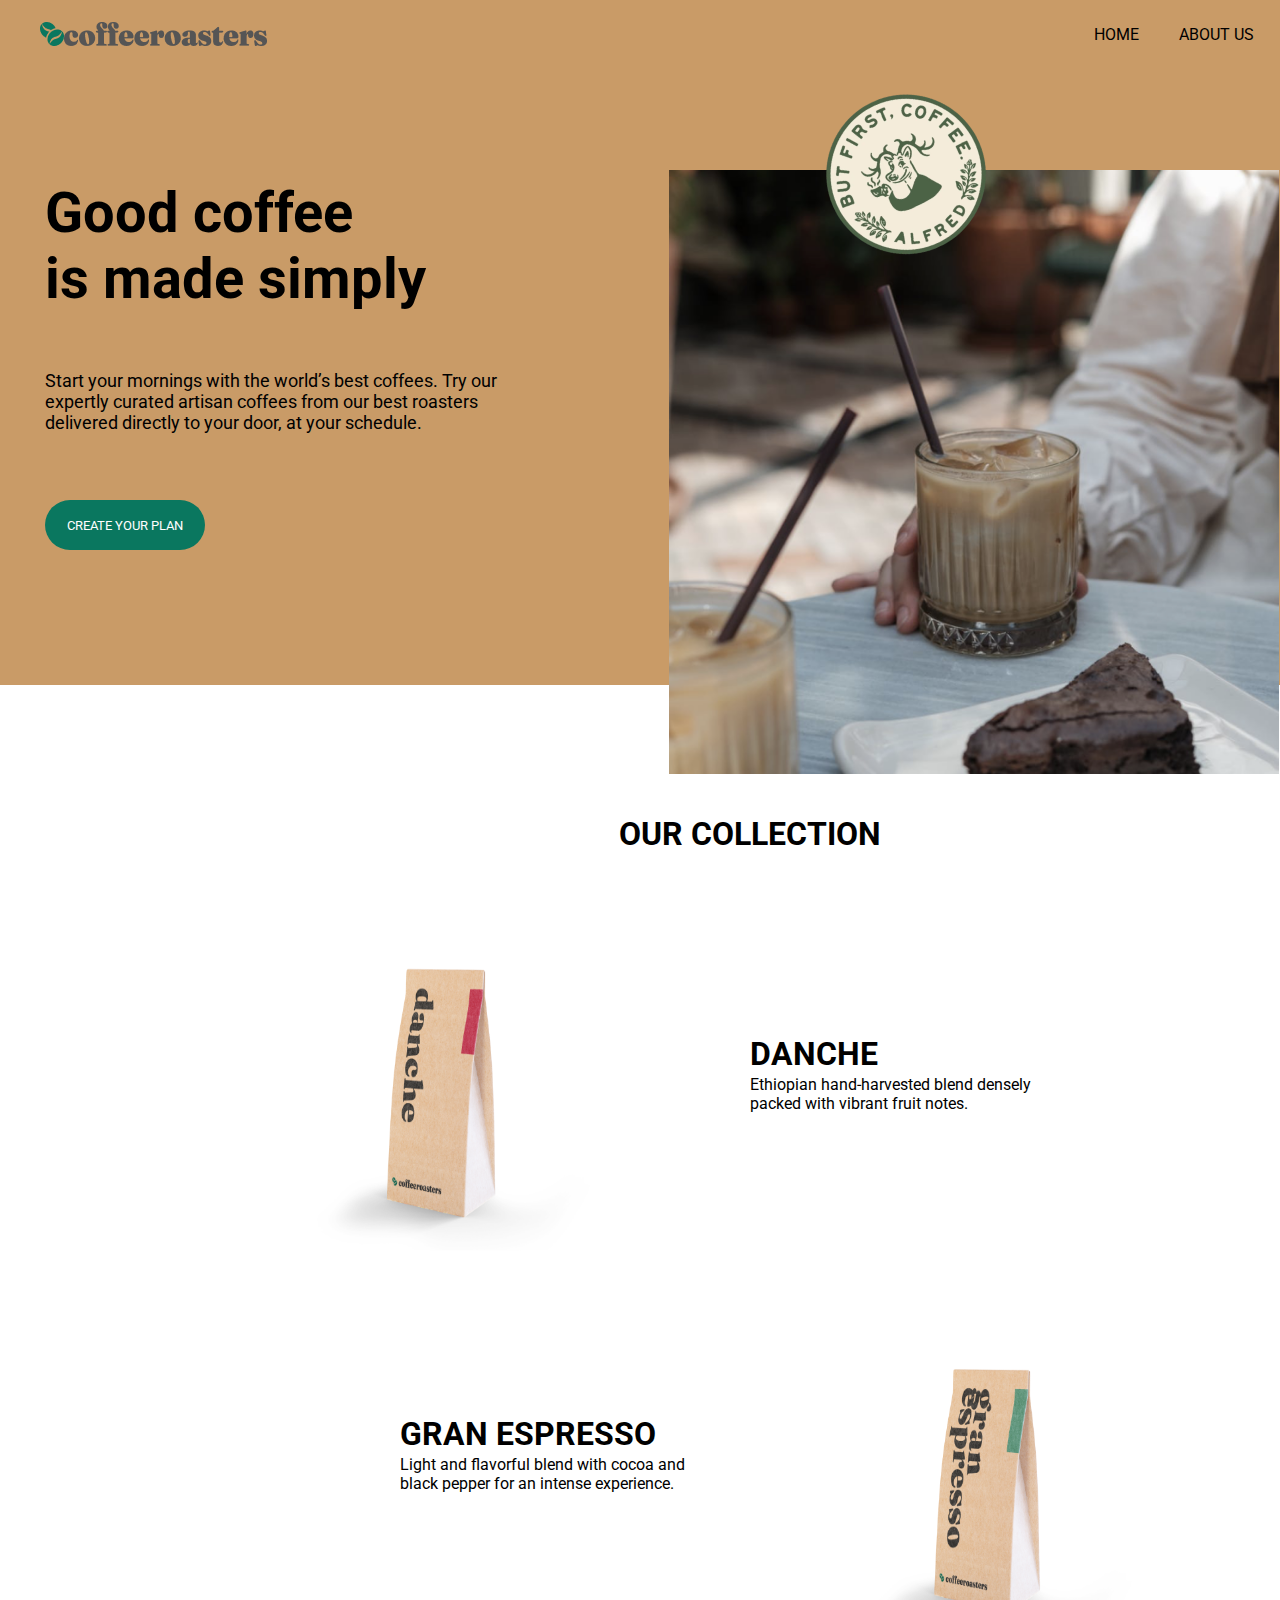
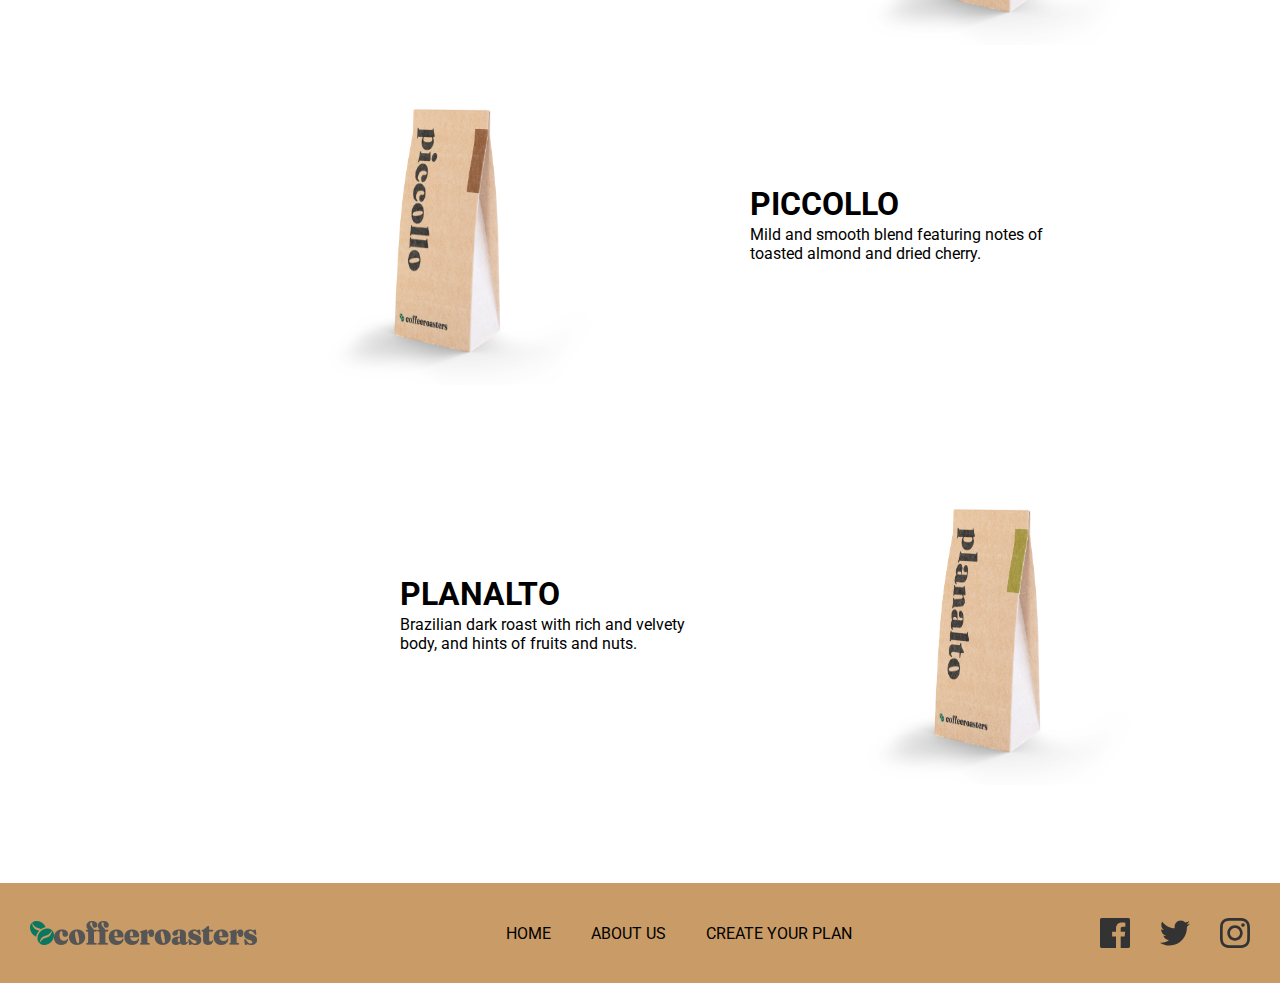
<file: index.html>
<!DOCTYPE html>
<html lang="en">
<head>
    <meta charset="UTF-8">
    <meta name="viewport" content="width=device-width, initial-scale=1.0">
    <title>Document</title>
    <link rel="stylesheet" href="style.css">
</head>
<body>
    <header class="header">
        <nav class="nav">
            <img src="logo.png" alt="" class="logo">
            <ul>
                <a href="about.html"><li>HOME</li></a>
                <a href="about.html"><li>ABOUT US</li></a>
                <a href="about.html"><li class="plan">Create your plan</li></a>
            </ul>
        </nav>
    </header>
    <main>
        <section class="sect1">
            <h1 class="txt1">Good coffee <br>is made simply</h1>
            <p class="txt2">Start your mornings with the world’s best coffees. Try our expertly curated artisan coffees from our best roasters delivered directly to your door, at your schedule.</p>
            <button class="btn1">CREATE YOUR PLAN</button>
            <img src="transition.png" alt="" class="transition11">
            <img src="back-transition.png" alt="" class="back-transition1">

        </section>
        <section class="sect2">
            <h1 class="txt3">Our collection</h1>
            <img src="dance.png" alt="" class="danche">
            <h1 class="danche-name">Danche</h1>
            <p class="danche-txt">Ethiopian hand-harvested blend densely packed with vibrant fruit notes.</p>
            <img src="gran.png" alt="" class="gran">
            <h1 class="gran-name">gran espresso</h1>
            <p class="grantxt">Light and flavorful blend with cocoa and black pepper for an intense experience.</p>
            <img src="picollo.png" alt="" class="picollo">
            <h1 class="picollo-name">Piccollo</h1>
            <p class="picollo-txt">Mild and smooth blend featuring notes of toasted almond and dried cherry.</p>
            <img src="planalto.png" alt="" class="planalto">
            <h1 class="planalto-name">
                planalto
            </h1>
            <p class="planalto-txt">
                Brazilian dark roast with rich and velvety body, and hints of fruits and nuts.
            </p>
        </section>
        <footer class="footer"><img src="logo.png" alt="" class="logofooter">
            <ul>
                <a href="about.html"><li>HOME</li></a>
                <a href="about.html"><li>ABOUT US</li></a>
                <a href="about.html"><li class="plan">Create your plan</li></a>
            </ul>
            <div class="social">
                <img src="facebook.svg" alt="" class="fb">
                <img src="twiteer.svg" alt="" class="twiter">
                <img src="insta.svg" alt="" class="insta">
            </div>
        </footer>

    </main>
</body>
</html>
</file>
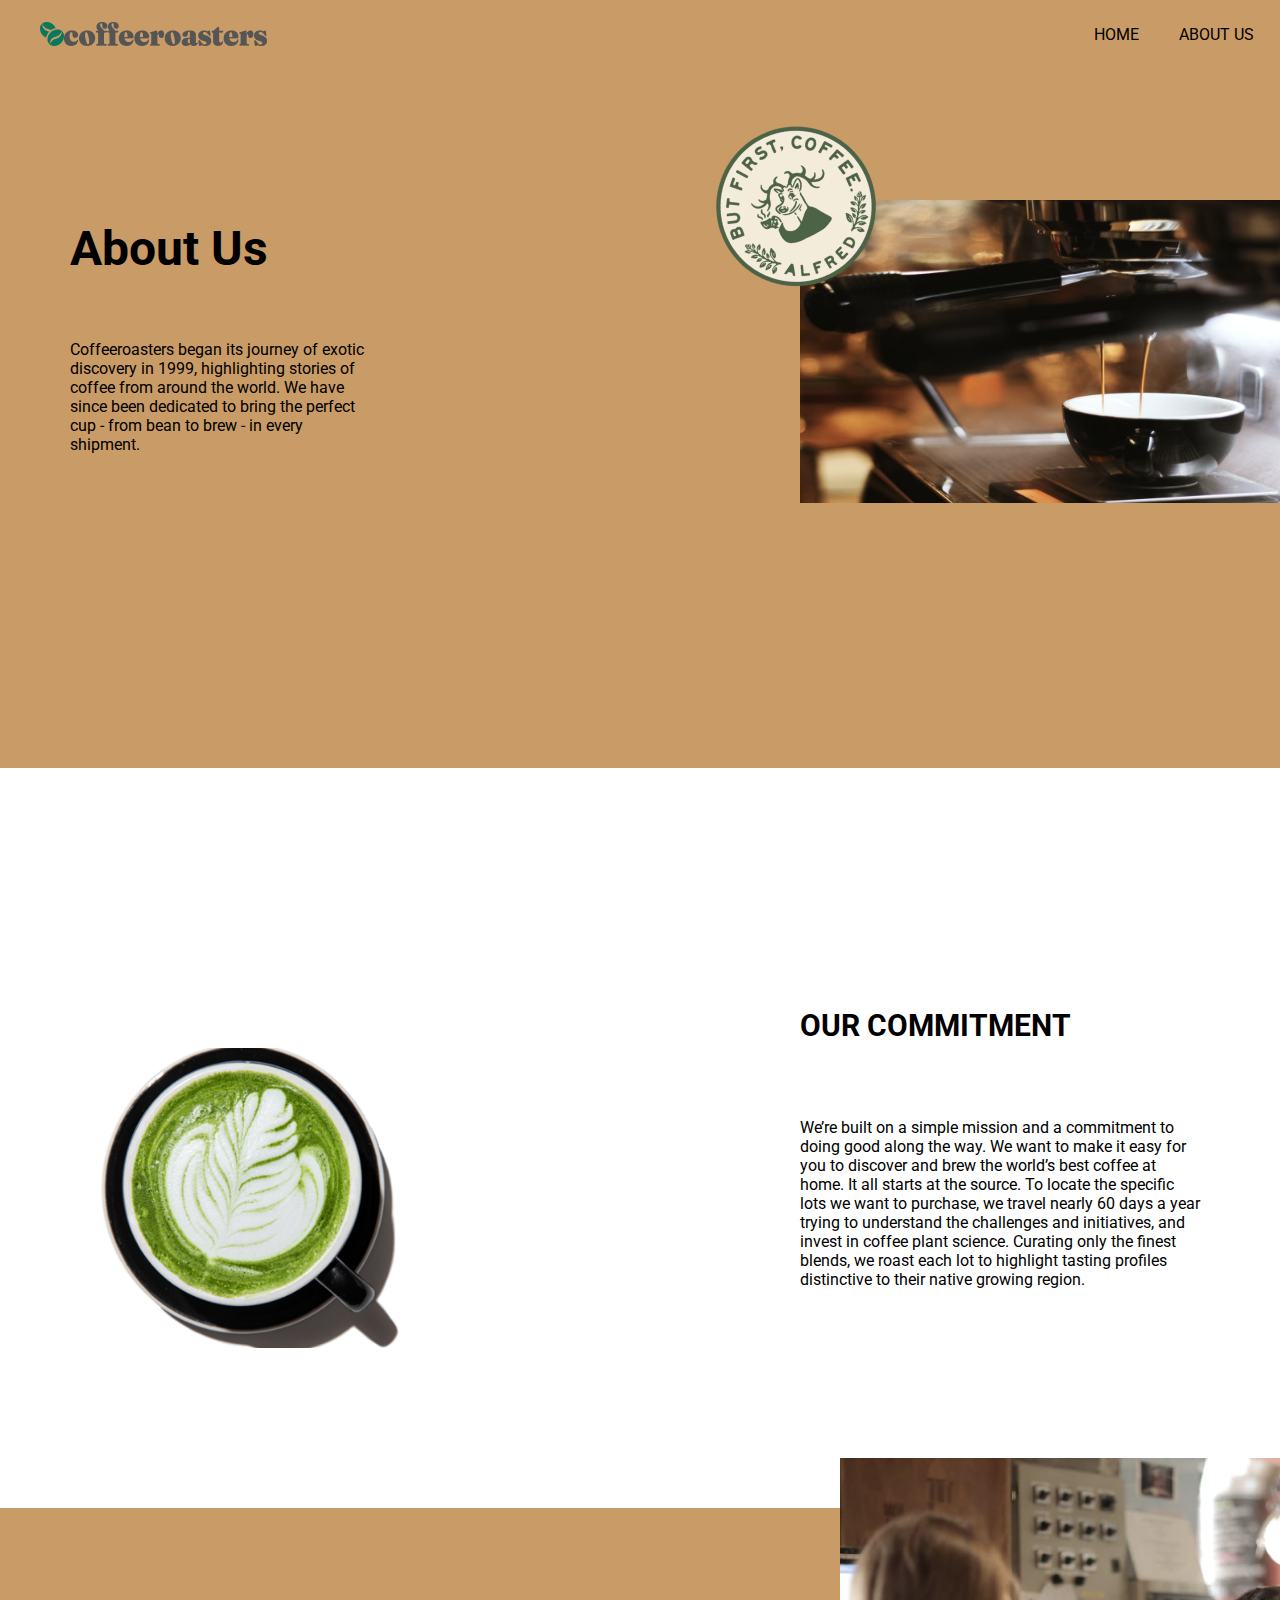
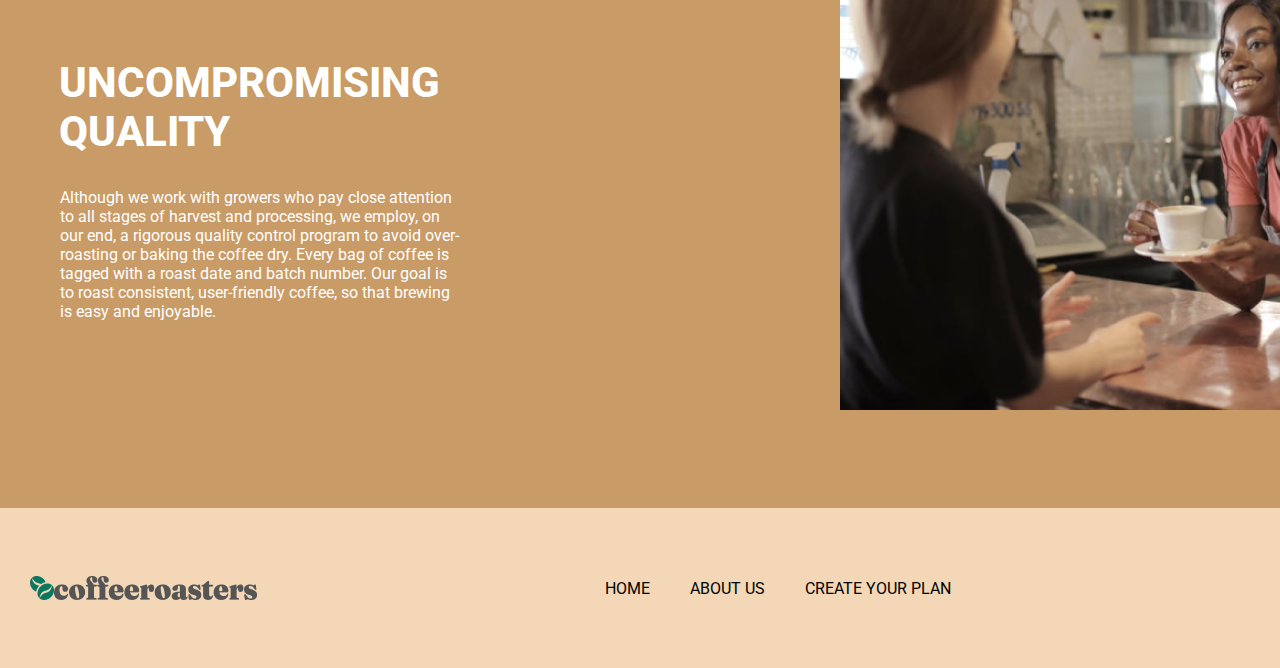
<file: about.html>
<!DOCTYPE html>
<html lang="en">
<head>
    <meta charset="UTF-8">
    <meta name="viewport" content="width=device-width, initial-scale=1.0">
    <title>Document</title>
    <link rel="stylesheet" href="about.css">
</head>
<body>
    <header class="header">
            <nav class="nav">
                <img src="logo.png" alt="" class="logo">
                <ul>
                    <a href="index.html"><li>HOME</li></a>
                    <a href="index.html"><li>ABOUT US</li></a>
                    <a href="index.html"><li class="plan">Create your plan</li></a>
                </ul>
            </nav>
    </header>
    <main>
    <section class="sect1">
        <h1 class="aboutus">About Us</h1>
        <p class="abouttxt">Coffeeroasters began its journey of exotic discovery in 1999, highlighting stories of coffee from around the world. We have since been dedicated to bring the perfect cup - from bean to brew - in every shipment.</p>
        <img src="back-transition2.png" alt="" class="coffee">
        <img src="transition.png" alt="" class="transition2">
    </section>
    <section class="sect2">
        <img src="greencofee.png" alt="" class="greencofe">
        <h1 class="commitment">Our Commitment</h1>
        <p class="commitmenttxt">We’re built on a simple mission and a commitment to doing good along the way. We want to make it easy for you to discover and brew the world’s best coffee at home. It all starts at the source. To locate the specific lots we want to purchase, we travel nearly 60 days a year trying to understand the challenges and  initiatives, and invest in coffee plant science. Curating only the finest blends, we roast each lot to highlight tasting profiles distinctive to their native growing region.</p>
    </section>
    <section class="sect3">
        <h1 class="quality">
            Uncompromising <br> quality
        </h1>
        <p class="qualitytxt">Although we work with growers who pay close attention to all stages of harvest and processing, we employ, on our end, a rigorous quality control program to avoid over-roasting or baking the coffee dry. Every bag of coffee is tagged with a roast date and batch number. Our goal is to roast consistent, user-friendly coffee, so that brewing is easy and enjoyable.</p>
        <img src="blackgirl.png" alt="" class="blackgirl">
    </section>
    <footer class="footer1"><img src="logo.png" alt="" class="logofooter">
        <ul>
            <a href="index.html"><li>HOME</li></a>
            <a href="index.html"><li>ABOUT US</li></a>
            <a href="index.html"><li class="plan">Create your plan</li></a>
        </ul>
        <div class="social">
            <img src="facebook.svg" alt="" class="fb">
            <img src="twiteer.svg" alt="" class="twiter">
            <img src="insta.svg" alt="" class="insta">
        </div>
    </footer>
</main>
</body>
</html>
</file>
<file: style.css>
@import url('https://fonts.googleapis.com/css2?family=Roboto:ital,wght@0,100;0,300;0,400;0,500;0,700;0,900;1,100;1,300;1,400;1,500;1,700;1,900&display=swap');
*{
    margin: 0;
    padding: 0;
    box-sizing: border-box;
    text-decoration: none;
    list-style: none;
    font-family: "Roboto", sans-serif;
    color: black;
}
body{
    background-color: #C99B67;
}
.header{
    width: 1440px;
}
.logo{
    position: relative;
    left: 40px;
}
.nav{
    display: flex;
    align-items: center;
    justify-content: space-between;
    padding: 22px 0;
}
.nav ul{
    display: flex;
    align-items: center;
    gap: 40px;
    
}
.nav ul li:hover{
    transition: 0.6s all;
    color: green;
    text-shadow: 5px 6px 20px green;
    font-size: 18px;
}
.plan{
    font-size: 16px;
    text-transform: uppercase;
}
.txt1{
    font-size: 56px;
    position: absolute;
    top: 180px;
    left: 45px;
}
.btn1{
    border: 0px solid;
    border-radius: 30px;
    background-color: #0A775F;
    width: 160px;
    height: 50px;
    position: absolute;
    color: white;
    top: 500px;
    left: 45px;
}
.btn1:hover{
    transition: all 0.6s;
    box-shadow: 0 0 30px #0A775F;
}
.txt2{
    position: absolute;
    top: 370px;
    width: 500px;
    font-size: 18px;
    left: 45px;
}
.back-transition1{
    position: absolute;
    right: 1px;
    width: 610px;
    height: 604px;
    top: 170px;
    z-index: 2;
}
.transition11{
    position: relative;
    left: 800px;
    z-index: 4;
    animation-name: transform;
    animation-duration: 10s;
    animation-iteration-count: infinite;
    animation-delay: 0s;
}
@keyframes transform {
    0%{
        transform: rotate(0deg);
    }
    100%{
        transform: rotate(360deg);
    }
}
.txt3{
    text-transform: uppercase;
    text-align: center;
    font-size: 32px;
    font-weight: 700;
    position: relative;
    top: 130px;
}
.sect2{
    background-color: white;
    width: 1499px;
    height: 1798px;
    margin-top: 400px;
    position: relative;
}
.danche{
    position: absolute;
    top: 270px;
    width: 300px;
    height: 300px;
    left: 300px;
}
.danche:hover{
    width: 350px;
    height: 350px;
    transition: all 0.4s;
}
.danche-name{
    text-transform: uppercase;
    position: absolute;
    left: 750px;
    top: 350px;
}
.danche-txt{
    position: absolute;
    left: 750px;
    width: 300px;
    top: 390px;
}
.gran{
    position: absolute;
    top: 660px;
    width: 300px;
    height: 300px;
    left: 840px;
}
.gran:hover{
    width: 350px;
    height: 350px;
    transition: all 0.4s;
}
.gran-name{
    text-transform: uppercase;
    position: absolute;
    left: 400px;
    top: 730px;
}
.grantxt{
    position: absolute;
    left: 400px;
    width: 300px;
    top: 770px;
}
.picollo{
    position: absolute;
    width: 300px;
    height: 300px;
    top: 1000px;
    left: 300px;
}
.picollo:hover{
    width: 350px;
    height: 350px;
    transition: all 0.4s;
}
.picollo-name{
    text-transform: uppercase;
    position: absolute;
    left: 750px;
    top: 1100px;
}
.picollo-txt{
    position: absolute;
    left: 750px;
    width: 300px;
    top:1140px;
}
.planalto{
    position: absolute;
    width: 300px;
    height: 300px;
    left: 840px;
    top: 1400px;
}
.planalto:hover{
    width: 350px;
    height: 350px;
    transition: all 0.4s;
}
.planalto-name{
    text-transform: uppercase;
    position: absolute;
    top: 1490px;
    left: 400px;
}
.planalto-txt{
    position: absolute;
    width: 300px;
    left: 400px;
    top: 1530px;
}
.footer{
    display: flex;
    align-items: center;
    justify-content: space-between;
    height: 100px;
    padding: 30px;
}
.footer ul{
    display: flex;
    gap: 40px;
    text-transform: uppercase;
}
.footer ul li:hover{
    transition: all;
    transition: 0.6s all;
    color: green;
    text-shadow: 5px 6px 20px green;
    font-size: 18px;
}
.social{
    gap: 30px;
    display: flex;
}
</file>
<file: about.css>
@import url('https://fonts.googleapis.com/css2?family=Roboto:ital,wght@0,100;0,300;0,400;0,500;0,700;0,900;1,100;1,300;1,400;1,500;1,700;1,900&display=swap');
*{
    margin: 0;
    padding: 0;
    box-sizing: border-box;
    text-decoration: none;
    list-style: none;
    font-family: "Roboto", sans-serif;
    color: black;
}
body{
    background-color: #C99B67;
}
.header{
    width: 1440px;
}
.logo{
    position: relative;
    left: 40px;
}
.nav{
    display: flex;
    align-items: center;
    justify-content: space-between;
    padding: 22px 0;
}
.nav ul{
    display: flex;
    align-items: center;
    gap: 40px;
    text-transform: uppercase;
}
.nav ul li:hover{
    transition: 0.6s all;
    color: green;
    text-shadow: 5px 6px 20px green;
    font-size: 18px;
}
.aboutus{
    position: absolute;
    left: 70px;
    top: 220px;
    font-size: 48px;
}
.abouttxt{
    position: absolute;
    width: 300px;
    left: 70px;
    top: 340px;
}
.coffee{
    width: 40%;
    position: absolute;
    left: 800px;
    top: 200px;
}
.transition2{
    position: absolute;
    left: 690px;
    top: 100px;
    animation-name: transform;
    animation-duration: 10s;
    animation-iteration-count: infinite;
    animation-delay: 0s;
}
@keyframes transform {
    0%{
        transform: rotate(0deg);
    }
    100%{
        transform: rotate(360deg);
    }
}
.sect2{
    background-color: white;
    width: 1498.6px;
    height: 740px;
    position: relative;
    top: 700px;
}
.commitment{
    text-transform: uppercase;
    font-size: 30px;
}
.greencofe{
    width: 300px;
    height: 300px;
    position: relative;
    top: 280px;
    left: 100px;
}
.commitment{
    position: absolute;
    top: 240px;
    left: 800px;
}
.commitmenttxt{
    position: absolute;
    width: 400px;
    left: 800px;
    top: 350px;
}
.sect3{
    width: 1440px;
    height: 200px;
    background-color: rgba(243, 215, 183, 1);
    position: relative;
    top: 800px;
    left: 50px;
    background-color: #C99B67;
}
.quality{
    text-transform: uppercase;
    color: #FFFFFF;
    font-weight: 800;
    font-size: 42px;
    position: absolute;
    right: 1050px;
    top: 50px;
}
.qualitytxt{
    width: 400px;
    color: white;
    position: absolute;
    top: 180px;
    left: 10px;
}
.blackgirl{
    position: relative;
    left: 790px;
    bottom: 150px;
}
.footer1{
    display: flex;
    align-items: center;
    justify-content: space-between;
    height: 100px;
    padding: 30px;
    background-color: #F3D7B7;
    width: 1499px;
    height: 160px;
    color: black;
    position: relative;
    top: 1100px;
}
.footer1 ul{
    display: flex;
    gap: 40px;
    text-transform: uppercase;
}
.footer1 ul li:hover{
    transition: all;
    transition: 0.6s all;
    color: green;
    text-shadow: 5px 6px 20px green;
    font-size: 18px;
}
.social{
    gap: 40px;
    display: flex;
}
</file>
